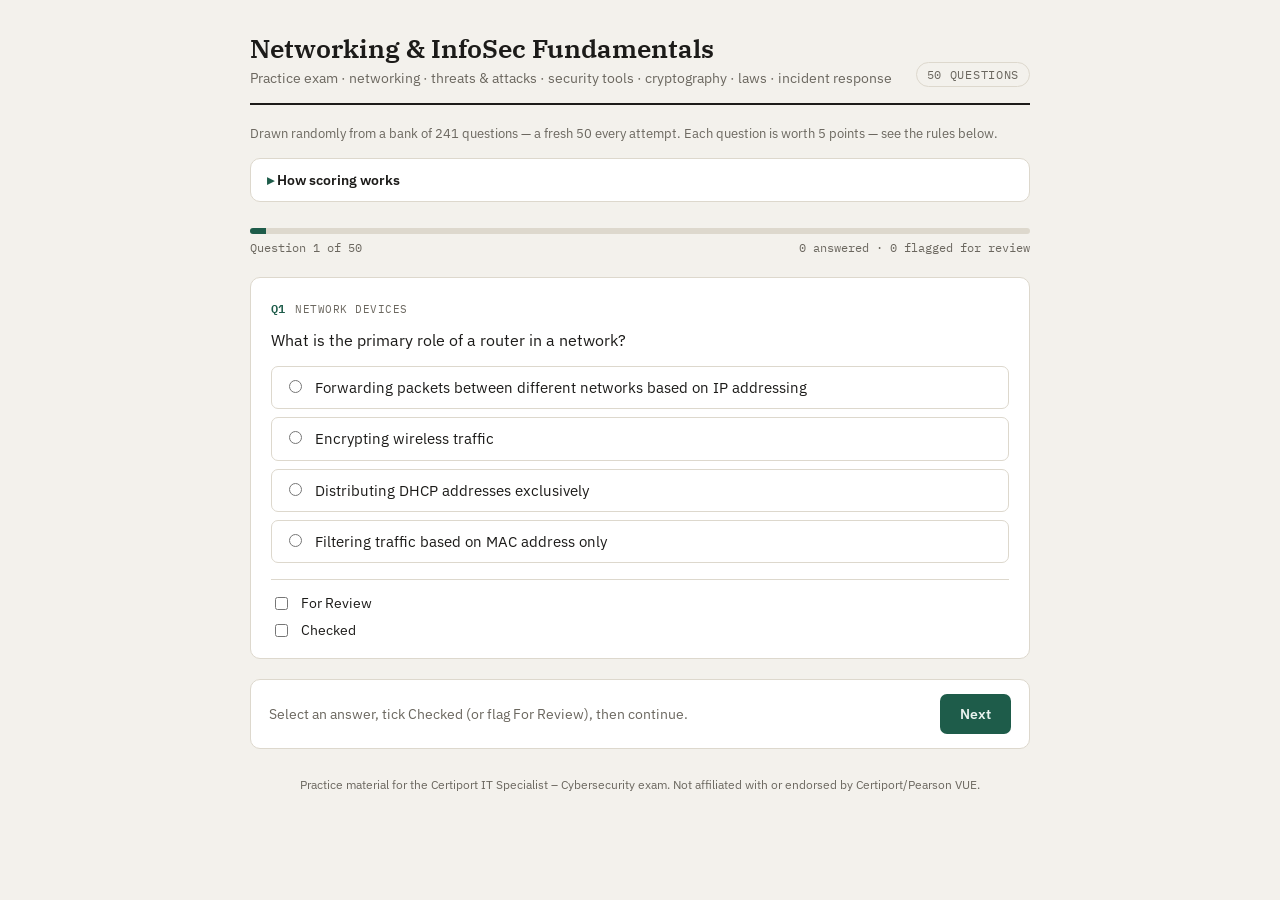
<file: index.html>
<!doctype html>
<html lang="en">
<head>
  <meta charset="UTF-8">
  <meta name="viewport" content="width=device-width, initial-scale=1, viewport-fit=cover">
  <title>Networking &amp; InfoSec Fundamentals Practice Exam</title>
  <meta name="description" content="A 50-question randomized, one-page-per-question practice exam covering networking and cybersecurity fundamentals, with a review-flag and confirm scoring system.">
  <link rel="stylesheet" href="https://fonts.googleapis.com/css2?family=IBM+Plex+Serif:wght@500;600&family=IBM+Plex+Sans:wght@400;500;600&family=IBM+Plex+Mono:wght@500;600&display=swap">
  <link rel="stylesheet" href="style.css">
</head>
<body>
  <div class="wrap">
    <div class="masthead">
      <div>
        <h1>Networking &amp; InfoSec Fundamentals</h1>
        <p>Practice exam · networking · threats &amp; attacks · security tools · cryptography · laws · incident response</p>
      </div>
      <span class="badge" id="qcount-badge">50 questions</span>
    </div>

    <div class="toolbar">
      <span class="hint">Drawn randomly from a bank of <span id="bank-size">0</span> questions — a fresh 50 every attempt. Each question is worth 5 points — see the rules below.</span>
    </div>

    <details class="rules">
      <summary>How scoring works</summary>
      <div class="rules-body">
        <p>Each question is worth <b>5 points</b> for a correct final answer (0 if wrong or blank). On top of that, how you handle each question can add a penalty:</p>
        <table class="rules-table">
          <tr><td>Marked <b>For Review</b>, left blank</td><td class="pen ok">0</td></tr>
          <tr><td>Marked <b>For Review</b>, answered, never changed</td><td class="pen ok">0</td></tr>
          <tr><td>Marked <b>For Review</b>, answered, changed N times</td><td class="pen bad">&minus;N</td></tr>
          <tr><td>Marked <b>For Review</b>, also Checked ticked</td><td class="pen bad">&minus;2</td></tr>
          <tr><td>Not flagged, <b>Checked</b> left unticked</td><td class="pen bad">&minus;2</td></tr>
          <tr><td>Not flagged, Checked ticked, left blank</td><td class="pen bad">&minus;5</td></tr>
          <tr><td>Not flagged, Checked ticked, answered, never changed</td><td class="pen ok">0</td></tr>
          <tr><td>Not flagged, Checked ticked, answered, changed N times</td><td class="pen bad">&minus;N</td></tr>
        </table>
        <p class="rules-foot">50 questions × 5 points = 250 possible. <b>175 points (70%) is a pass.</b> Nothing is scored until you press Submit on the summary page — you can revisit and change any question before then.</p>
      </div>
    </details>

    <!-- ───────────── Question view (one question per "page") ───────────── -->
    <section id="view-question">
      <div class="progressbar">
        <div class="progress-track"><div class="progress-fill" id="progress-fill"></div></div>
        <div class="progress-label"><span id="progress-text">Question 1 of 50</span><span id="progress-meta"></span></div>
      </div>

      <div class="q" id="question-card">
        <div class="q-head">
          <span class="q-num" id="q-num">Q1</span>
          <span class="q-domain" id="q-domain">DOMAIN</span>
        </div>
        <p class="q-text" id="q-text">Question text</p>
        <div class="opts" id="q-opts"></div>

        <div class="q-controls">
          <label class="check-pill" id="review-pill">
            <input type="checkbox" id="review-box">
            <span>For Review</span>
          </label>
          <label class="check-pill" id="checked-pill">
            <input type="checkbox" id="checked-box">
            <span>Checked</span>
          </label>
        </div>
      </div>

      <div class="footer-bar">
        <span class="hint" id="q-hint">Select an answer, tick Checked (or flag For Review), then continue.</span>
        <div style="display:flex;gap:10px">
          <button class="ghost" id="to-summary-btn" hidden>Back to summary</button>
          <button id="next-btn">Next</button>
        </div>
      </div>
    </section>

    <!-- ───────────── Summary / review page ───────────── -->
    <section id="view-summary" hidden>
      <h2 class="section-title">Review before you submit</h2>
      <p class="hint">Check for anything you forgot to confirm or forgot to uncheck. Click any row to jump back and fix it — nothing is scored yet.</p>
      <div class="summary-stats" id="summary-stats"></div>
      <div class="summary-grid" id="summary-grid"></div>
      <div class="footer-bar">
        <span class="hint">Submitting will score all 50 questions using the rules above.</span>
        <button id="submit-btn">Submit exam</button>
      </div>
    </section>

    <!-- ───────────── Results page ───────────── -->
    <section id="view-results" hidden>
      <div class="results show">
        <p class="score" id="score-text">0 / 250</p>
        <p class="sub" id="score-sub"></p>
        <div class="breakdown" id="breakdown"></div>
      </div>
      <div id="results-list"></div>
      <div class="footer-bar">
        <span class="hint">Green = correct. Red = incorrect. Penalty notes explain any points lost for process.</span>
        <button id="new-exam-btn">New random exam</button>
      </div>
    </section>
  </div>

  <footer class="site-footer">
    Practice material for the Certiport IT Specialist &ndash; Cybersecurity exam. Not affiliated with or endorsed by Certiport/Pearson VUE.
  </footer>

  <script src="questions.js"></script>
  <script src="app.js"></script>
</body>
</html>
</file>
<file: style.css>
:root{
  --bg:#f3f1ec;
  --surface:#ffffff;
  --ink:#1c1b19;
  --muted:#6b675f;
  --line:#ddd8cd;
  --accent:#1e5c4a;
  --accent-ink:#eaf3ef;
  --wrong:#a13d2f;
  --wrong-bg:#f8ece9;
  --right:#1e5c4a;
  --right-bg:#e9f2ee;
  --warn:#8a5a10;
  --warn-bg:#fbf0dc;
  color-scheme:light;
}
@media (prefers-color-scheme: dark){
  :root:not([data-theme="light"]){
    --bg:#17181a;
    --surface:#212225;
    --ink:#ece9e2;
    --muted:#9b9791;
    --line:#37393c;
    --accent:#5fbf9c;
    --accent-ink:#0f1b17;
    --wrong:#e08a7a;
    --wrong-bg:#332320;
    --right:#5fbf9c;
    --right-bg:#173028;
    --warn:#e0b25f;
    --warn-bg:#332a14;
    color-scheme:dark;
  }
}
:root[data-theme="dark"]{
  --bg:#17181a;
  --surface:#212225;
  --ink:#ece9e2;
  --muted:#9b9791;
  --line:#37393c;
  --accent:#5fbf9c;
  --accent-ink:#0f1b17;
  --wrong:#e08a7a;
  --wrong-bg:#332320;
  --right:#5fbf9c;
  --right-bg:#173028;
  --warn:#e0b25f;
  --warn-bg:#332a14;
  color-scheme:dark;
}

*{box-sizing:border-box}
html,body{margin:0;padding:0}
body{
  background:var(--bg);
  color:var(--ink);
  font-family:"IBM Plex Sans",-apple-system,Segoe UI,sans-serif;
  padding-inline:16px;
  padding-block:32px;
}
.wrap{max-width:780px;margin:0 auto}

.masthead{border-bottom:2px solid var(--ink);padding-bottom:16px;margin-bottom:20px;display:flex;flex-wrap:wrap;justify-content:space-between;align-items:flex-end;gap:12px}
.masthead h1{font-family:"IBM Plex Serif",Georgia,serif;font-size:1.6rem;font-weight:600;margin:0 0 4px;text-wrap:balance}
.masthead p{margin:0;color:var(--muted);font-size:.85rem}
.badge{font-family:"IBM Plex Mono",monospace;font-size:.72rem;letter-spacing:.06em;text-transform:uppercase;color:var(--muted);border:1px solid var(--line);border-radius:99px;padding:4px 10px;white-space:nowrap}

.toolbar{display:flex;justify-content:space-between;align-items:center;gap:12px;flex-wrap:wrap;margin-bottom:16px}
.toolbar .hint{font-size:.8rem;color:var(--muted)}

.progressbar{position:sticky;top:0;z-index:5;background:var(--bg);padding-block:10px 14px;margin-bottom:8px}
.progress-track{height:6px;border-radius:99px;background:var(--line);overflow:hidden}
.progress-fill{height:100%;background:var(--accent);width:0%;transition:width .25s ease}
.progress-label{font-family:"IBM Plex Mono",monospace;font-size:.72rem;color:var(--muted);margin-top:6px;display:flex;justify-content:space-between}

.q{background:var(--surface);border:1px solid var(--line);border-radius:10px;padding:20px 20px 18px;margin-bottom:14px}
.q-head{display:flex;gap:10px;align-items:baseline;margin-bottom:10px;flex-wrap:wrap}
.q-num{font-family:"IBM Plex Mono",monospace;font-size:.78rem;color:var(--accent);font-weight:600;flex-shrink:0}
.q-domain{font-family:"IBM Plex Mono",monospace;font-size:.66rem;letter-spacing:.05em;text-transform:uppercase;color:var(--muted)}
.q-text{font-size:1rem;line-height:1.5;margin:0 0 14px}

.opts{display:flex;flex-direction:column;gap:8px}
.opt{display:flex;align-items:flex-start;gap:10px;border:1px solid var(--line);border-radius:7px;padding:10px 12px;cursor:pointer;font-size:.92rem;line-height:1.45;transition:border-color .15s,background .15s}
.opt:hover{border-color:var(--accent)}
.opt input{margin-top:3px;accent-color:var(--accent);flex-shrink:0}
.opt.correct{border-color:var(--right);background:var(--right-bg)}
.opt.incorrect{border-color:var(--wrong);background:var(--wrong-bg)}
.opt.locked{cursor:default}
.opt.locked:hover{border-color:inherit}

.explain{display:none;margin-top:12px;padding:10px 12px;border-left:3px solid var(--accent);background:var(--bg);border-radius:0 6px 6px 0;font-size:.85rem;line-height:1.5;color:var(--muted)}
.explain b{color:var(--ink)}
.explain.show{display:block}

.footer-bar{position:sticky;bottom:0;background:var(--surface);border:1px solid var(--line);border-radius:10px;padding:14px 18px;margin-top:20px;display:flex;justify-content:space-between;align-items:center;gap:12px;flex-wrap:wrap}
.footer-bar span{font-size:.85rem;color:var(--muted)}
button{font:inherit;font-weight:600;font-size:.88rem;background:var(--accent);color:var(--accent-ink);border:none;border-radius:7px;padding:11px 20px;cursor:pointer}
button:disabled{opacity:.45;cursor:not-allowed}
button.ghost{background:transparent;color:var(--ink);border:1px solid var(--line)}

.results{background:var(--surface);border:1px solid var(--line);border-radius:10px;padding:24px 22px;margin-bottom:18px;text-align:center;display:none}
.results.show{display:block}
.results .score{font-family:"IBM Plex Serif",Georgia,serif;font-size:2.8rem;font-weight:600;margin:0}
.results .sub{color:var(--muted);font-size:.9rem;margin-top:4px}

.breakdown{margin-top:18px;text-align:left;border-top:1px solid var(--line);padding-top:16px}
.breakdown h3{font-size:.78rem;letter-spacing:.05em;text-transform:uppercase;color:var(--muted);margin:0 0 10px}
.breakdown-row{display:flex;align-items:center;gap:10px;margin-bottom:7px;font-size:.82rem}
.breakdown-row .label{flex:0 0 170px;color:var(--ink)}
.breakdown-row .bartrack{flex:1;height:8px;border-radius:99px;background:var(--line);overflow:hidden;min-width:0}
.breakdown-row .barfill{height:100%;background:var(--accent)}
.breakdown-row .count{flex:0 0 46px;text-align:right;font-family:"IBM Plex Mono",monospace;color:var(--muted)}

footer.site-footer{max-width:780px;margin:28px auto 0;text-align:center;font-size:.75rem;color:var(--muted)}
footer.site-footer a{color:var(--accent)}

/* ───────────── Scoring rules panel ───────────── */
.rules{background:var(--surface);border:1px solid var(--line);border-radius:10px;padding:12px 16px;margin-bottom:16px}
.rules summary{cursor:pointer;font-weight:600;font-size:.88rem;list-style:none}
.rules summary::-webkit-details-marker{display:none}
.rules summary::before{content:"▸ ";color:var(--accent)}
.rules[open] summary::before{content:"▾ "}
.rules-body{margin-top:12px;font-size:.85rem;line-height:1.5;color:var(--muted)}
.rules-body b{color:var(--ink)}
.rules-table{width:100%;border-collapse:collapse;margin:10px 0;font-size:.82rem}
.rules-table td{padding:5px 8px;border-bottom:1px solid var(--line)}
.rules-table td.pen{font-family:"IBM Plex Mono",monospace;text-align:right;font-weight:600;width:50px}
.rules-table td.pen.ok{color:var(--right)}
.rules-table td.pen.bad{color:var(--wrong)}
.rules-foot{margin:8px 0 0}

/* ───────────── Question controls (checkboxes) ───────────── */
.q-controls{display:flex;flex-direction:column;gap:8px;margin-top:16px;padding-top:14px;border-top:1px solid var(--line)}
.check-pill{display:flex;align-items:flex-start;gap:10px;font-size:.85rem;line-height:1.4;cursor:pointer;color:var(--ink)}
.check-pill input{margin-top:3px;accent-color:var(--accent);flex-shrink:0}
.check-pill b{color:var(--accent)}

/* ───────────── Summary page ───────────── */
.section-title{font-family:"IBM Plex Serif",Georgia,serif;font-size:1.3rem;font-weight:600;margin:4px 0 6px}
.summary-stats{display:grid;grid-template-columns:repeat(4,1fr);gap:8px;margin:16px 0}
.stat{background:var(--surface);border:1px solid var(--line);border-radius:8px;padding:10px 8px;text-align:center}
.stat.warn{border-color:var(--warn)}
.stat.bad{border-color:var(--wrong)}
.stat-num{display:block;font-family:"IBM Plex Serif",Georgia,serif;font-size:1.3rem;font-weight:600}
.stat-label{display:block;font-size:.68rem;color:var(--muted);text-transform:uppercase;letter-spacing:.04em;margin-top:2px}

.summary-grid{display:grid;grid-template-columns:repeat(auto-fill,minmax(220px,1fr));gap:8px;margin-bottom:16px}
.summary-item{display:flex;flex-direction:column;gap:3px;align-items:flex-start;text-align:left;background:var(--surface);border:1px solid var(--line);border-radius:8px;padding:10px 12px;font:inherit;cursor:pointer;font-weight:400}
.summary-item:hover{border-color:var(--accent)}
.summary-item-num{font-family:"IBM Plex Mono",monospace;font-size:.72rem;color:var(--accent);font-weight:600}
.summary-item-domain{font-size:.68rem;color:var(--muted);text-transform:uppercase;letter-spacing:.03em}
.summary-item-status{font-size:.78rem;color:var(--ink)}
.summary-item.ok{border-left:3px solid var(--right)}
.summary-item.warn{border-left:3px solid var(--warn)}
.summary-item.warn .summary-item-status{color:var(--warn)}
.summary-item.bad{border-left:3px solid var(--wrong)}
.summary-item.bad .summary-item-status{color:var(--wrong)}
.summary-item.flag{border-left:3px solid var(--muted)}

/* ───────────── Results page ───────────── */
.results .sub.pass{color:var(--right);font-weight:600}
.results .sub.fail{color:var(--wrong);font-weight:600}
.q-points{margin-left:auto;font-family:"IBM Plex Mono",monospace;font-size:.78rem;font-weight:600;padding:2px 8px;border-radius:99px}
.q-points.ok{color:var(--right);background:var(--right-bg)}
.q-points.bad{color:var(--wrong);background:var(--wrong-bg)}
.penalty-note{margin-top:8px;font-size:.78rem;color:var(--warn);font-style:italic}
#results-list{display:flex;flex-direction:column}

[hidden]{display:none!important}
</file>
